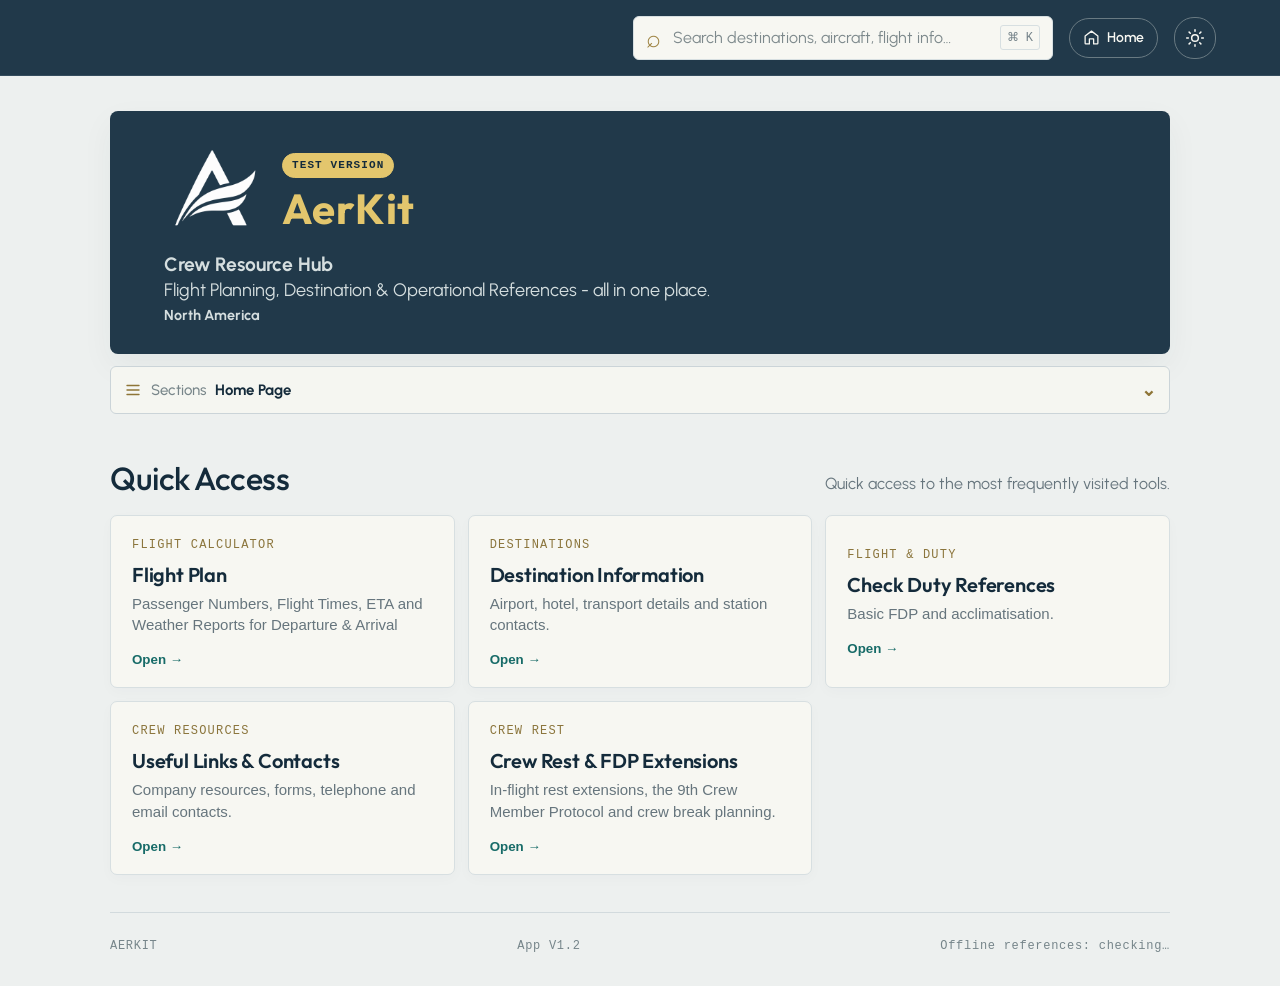
<file: index.html>
<!doctype html>
<html lang="en">
<head>
  <meta charset="utf-8">
  <meta name="viewport" content="width=device-width, initial-scale=1, viewport-fit=cover">
  <meta name="theme-color" content="#142b3b">
  <meta name="apple-mobile-web-app-capable" content="yes">
  <meta name="apple-mobile-web-app-title" content="AerKit">
  <meta name="description" content="Aer Lingus Crew Resource Hub. Flight planning tools, aircraft information, destination guides and operational resources — all in one place..">
  <link rel="manifest" href="manifest.webmanifest">
  <link rel="icon" href="assets/AerKit.png?v=aerkit-logo-20261120" type="image/png">
  <link rel="apple-touch-icon" href="assets/AerKit.png?v=aerkit-logo-20261120">
  <link rel="stylesheet" href="styles.css?v=flight-pdf-export-r3">
  <title>AerKit</title>
</head>
<body>
  <a class="skip-link" href="#main-content">Skip to main content</a>
  <header class="topbar" id="top">
    <div class="top-actions">
      <div class="search-wrap" role="search" aria-label="Search reference">
        <label class="search-box"><span aria-hidden="true">⌕</span><input id="search" type="search" aria-label="Search destinations, aircraft, flight information, contacts and topics" placeholder="Search destinations, aircraft, flight info…" autocomplete="off"><kbd aria-hidden="true">⌘ K</kbd></label>
        <div id="search-results" class="search-results" hidden></div>
      </div>
      <a class="home-button" href="#content-area" aria-label="Home: Crew essentials"><svg viewBox="0 0 24 24" aria-hidden="true"><path d="m3 10 9-7 9 7v10a1 1 0 0 1-1 1h-5v-7H9v7H4a1 1 0 0 1-1-1z"/></svg><span>Home</span></a>
      <button class="icon-button theme-toggle" id="theme-toggle" type="button" aria-label="Switch to dark mode" aria-pressed="false"><svg class="theme-icon theme-icon-sun" viewBox="0 0 24 24" aria-hidden="true"><circle cx="12" cy="12" r="4"/><path d="M12 2v2m0 16v2M4.93 4.93l1.42 1.42m11.3 11.3 1.42 1.42M2 12h2m16 0h2M4.93 19.07l1.42-1.42m11.3-11.3 1.42-1.42"/></svg><svg class="theme-icon theme-icon-moon" viewBox="0 0 24 24" aria-hidden="true"><path d="M20.8 15.5A9 9 0 0 1 8.5 3.2 9 9 0 1 0 20.8 15.5Z"/></svg></button>
      <button class="icon-button" id="install-button" hidden>Install</button>
    </div>
  </header>
  <main id="main-content">
    <section class="welcome" id="home">
      <div class="welcome-brand"><img class="welcome-logo" src="assets/AerKit.png?v=aerkit-logo-20261120" alt=""><div class="welcome-copy"><span class="test-version-badge">TEST VERSION</span><h1 class="eyebrow">AerKit</h1></div></div>
      <p class="intro"><strong class="intro-title">Crew Resource Hub</strong><br>Flight Planning, Destination &amp; Operational References - all in one place.<span class="welcome-region">North America</span></p>
    </section>
    <nav class="section-navigation" aria-label="Main sections">
      <button class="section-menu-toggle" id="section-menu-toggle" type="button" aria-expanded="false" aria-controls="section-menu">
        <svg viewBox="0 0 24 24" aria-hidden="true"><path d="M4 6h16M4 12h16M4 18h16"/></svg>
        <span>Sections</span><strong id="current-section">Flight Plan</strong><b aria-hidden="true">⌄</b>
      </button>
      <div class="quick-links" id="section-menu">
        <button data-section="essentials" data-label="Home Page"><span>★</span>Home Page</button>
        <button data-section="flightInfo" data-label="Flight Plan"><span>01</span>Flight Plan</button>
        <button data-section="aircraft" data-label="Aircraft Type"><span>02</span>Aircraft Type</button>
        <button data-section="destinations" data-label="Where We Fly"><span>03</span>Where We Fly</button>
        <button data-section="flight" data-label="Flight &amp; Duty References"><span>04</span>Flight &amp; Duty References</button>
        <button data-section="crewRest" data-label="Crew Rest &amp; FDP Extensions"><span>05</span>Crew Rest &amp; FDP Extensions</button>
        <button data-section="ife" data-label="IFE &amp; Wi-Fi"><span>06</span>IFE &amp; Wi-Fi</button>
        <button data-section="crew" data-label="Payments &amp; Allowances"><span>07</span>Payments &amp; Allowances</button>
        <button data-section="roster" data-label="Roster &amp; Bids"><span>08</span>Roster &amp; Bids</button>
        <button data-section="contacts" data-label="Useful Contacts &amp; Links"><span>09</span>Useful Contacts &amp; Links</button>
        <button data-section="feedback" data-label="Missing / Incorrect Information"><span>10</span>Missing / Incorrect Information</button>
      </div>
    </nav>
    <section class="content-area" id="content-area" aria-live="polite"></section>
    <footer><span>AERKIT</span><span>App V1.2</span><span id="sync-status" role="status">Offline references: checking…</span></footer>
  </main>
  <script src="reference-data.js?v=restricted-data-separation-r3"></script>
  <script src="app.js?v=flight-pdf-export-r3"></script>
</body>
</html>
</file>
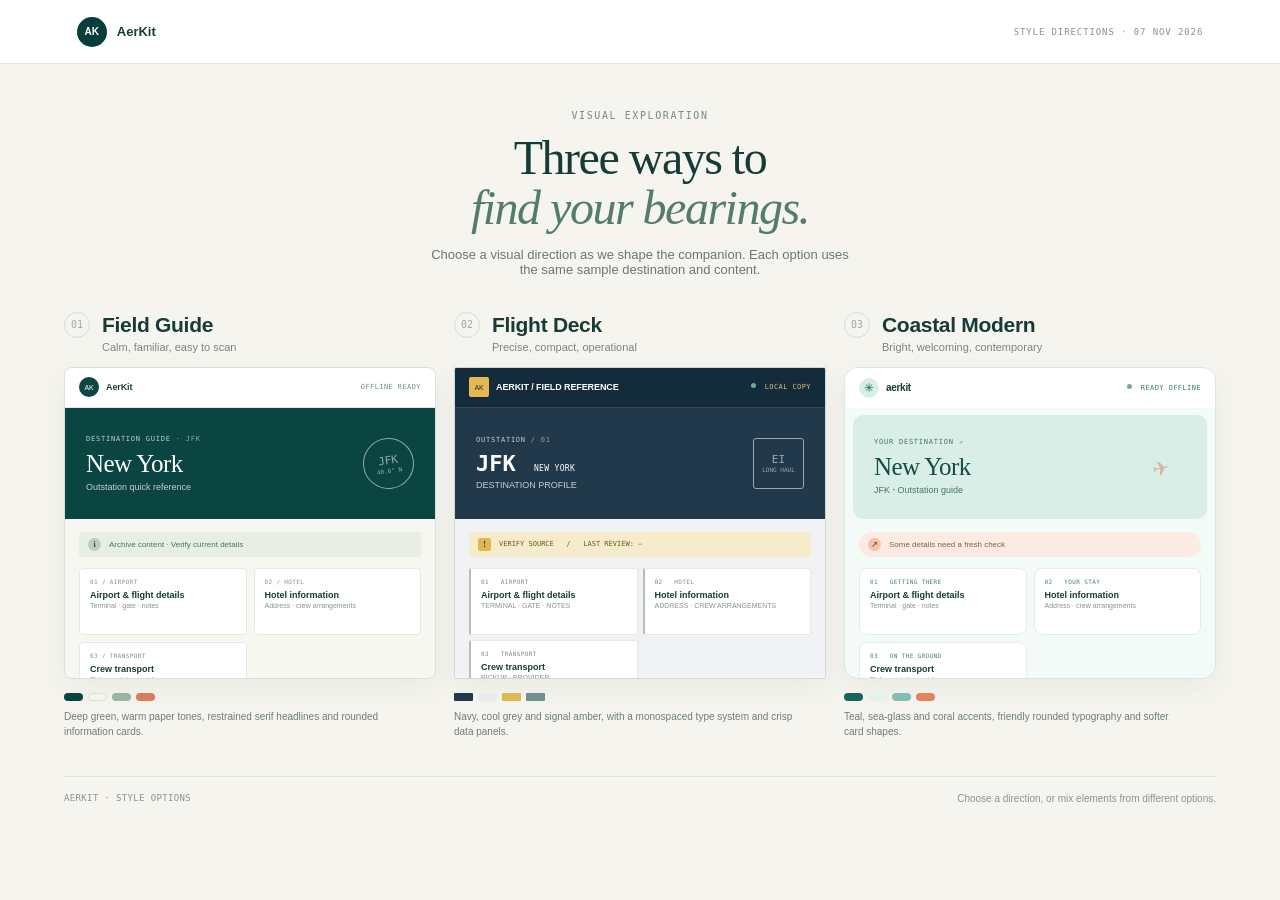
<file: style-options/index.html>
<!doctype html>
<html lang="en">
<head>
<meta charset="utf-8"><meta name="viewport" content="width=device-width,initial-scale=1"><title>AerKit — Style Options</title><link rel="stylesheet" href="styles.css">
</head>
<body>
<header><div><span class="eyemark">AK</span><strong>AerKit</strong></div><span class="board-label">STYLE DIRECTIONS <i>·</i> 07 NOV 2026</span></header>
<main>
  <div class="intro"><p class="eyebrow">VISUAL EXPLORATION</p><h1>Three ways to<br><em>find your bearings.</em></h1><p>Choose a visual direction as we shape the companion. Each option uses the same sample destination and content.</p></div>
  <section class="options">
    <article class="option option-atlas">
      <div class="option-heading"><span class="number">01</span><div><h2>Field Guide</h2><p>Calm, familiar, easy to scan</p></div></div>
      <div class="mockup">
        <nav><div class="mini-brand"><span>AK</span><b>AerKit</b></div><small>OFFLINE READY</small></nav>
        <div class="hero"><div><label>DESTINATION GUIDE <span>· JFK</span></label><h3>New York</h3><p>Outstation quick reference</p></div><div class="hero-stamp">JFK<br><small>40.6° N</small></div></div>
        <div class="mock-content"><div class="warning"><b>i</b><span>Archive content · Verify current details</span></div><div class="tiles"><div><small>01 / AIRPORT</small><b>Airport &amp; flight details</b><i>Terminal · gate · notes</i></div><div><small>02 / HOTEL</small><b>Hotel information</b><i>Address · crew arrangements</i></div><div><small>03 / TRANSPORT</small><b>Crew transport</b><i>Pickup point · provider</i></div></div></div>
      </div>
      <div class="swatches"><i></i><i></i><i></i><i></i></div><p class="option-note">Deep green, warm paper tones, restrained serif headlines and rounded information cards.</p>
    </article>
    <article class="option option-ops">
      <div class="option-heading"><span class="number">02</span><div><h2>Flight Deck</h2><p>Precise, compact, operational</p></div></div>
      <div class="mockup">
        <nav><div class="mini-brand"><span>AK</span><b>AERKIT / FIELD REFERENCE</b></div><small><i class="live-dot"></i> LOCAL COPY</small></nav>
        <div class="hero"><div><label>OUTSTATION <span>/ 01</span></label><h3>JFK <small>NEW YORK</small></h3><p>DESTINATION PROFILE</p></div><div class="hero-stamp">EI<br><small>LONG HAUL</small></div></div>
        <div class="mock-content"><div class="warning"><b>!</b><span>VERIFY SOURCE &nbsp; / &nbsp; LAST REVIEW: —</span></div><div class="tiles"><div><small>01 &nbsp; AIRPORT</small><b>Airport &amp; flight details</b><i>TERMINAL · GATE · NOTES</i></div><div><small>02 &nbsp; HOTEL</small><b>Hotel information</b><i>ADDRESS · CREW ARRANGEMENTS</i></div><div><small>03 &nbsp; TRANSPORT</small><b>Crew transport</b><i>PICKUP · PROVIDER</i></div></div></div>
      </div>
      <div class="swatches"><i></i><i></i><i></i><i></i></div><p class="option-note">Navy, cool grey and signal amber, with a monospaced type system and crisp data panels.</p>
    </article>
    <article class="option option-coast">
      <div class="option-heading"><span class="number">03</span><div><h2>Coastal Modern</h2><p>Bright, welcoming, contemporary</p></div></div>
      <div class="mockup">
        <nav><div class="mini-brand"><span>✳</span><b>aerkit</b></div><small><i class="live-dot"></i> READY OFFLINE</small></nav>
        <div class="hero"><div><label>YOUR DESTINATION <span>↗</span></label><h3>New York</h3><p>JFK <b>·</b> Outstation guide</p></div><div class="hero-stamp">✈</div></div>
        <div class="mock-content"><div class="warning"><b>↗</b><span>Some details need a fresh check</span></div><div class="tiles"><div><small>01 &nbsp; GETTING THERE</small><b>Airport &amp; flight details</b><i>Terminal · gate · notes</i></div><div><small>02 &nbsp; YOUR STAY</small><b>Hotel information</b><i>Address · crew arrangements</i></div><div><small>03 &nbsp; ON THE GROUND</small><b>Crew transport</b><i>Pickup point · provider</i></div></div></div>
      </div>
      <div class="swatches"><i></i><i></i><i></i><i></i></div><p class="option-note">Teal, sea-glass and coral accents, friendly rounded typography and softer card shapes.</p>
    </article>
  </section>
  <footer><span>AERKIT <i>·</i> STYLE OPTIONS</span><span>Choose a direction, or mix elements from different options.</span></footer>
</main>
</body>
</html>
</file>
<file: styles.css>
@font-face{font-family:Outfit;src:url('./assets/fonts/outfit-latin.woff2') format('woff2');font-style:normal;font-weight:400 700;font-display:swap}
@font-face{font-family:Urbanist;src:url('./assets/fonts/urbanist-latin.woff2') format('woff2');font-style:normal;font-weight:400 700;font-display:swap}
:root{
  --ink:#192f3e;
  --navy:#21394a;
  --navy-deep:#142b3b;
  --muted:#66757d;
  --line:#d7dfe1;
  --canvas:#edf0ef;
  --paper:#f7f7f2;
  --white:#fff;
  --amber:#d9b653;
  --amber-soft:#f5edcf;
  --sage:#8ea39b;
  --shadow:0 12px 32px #1c33420d;
}
*{box-sizing:border-box}
.skip-link{position:fixed;z-index:30;top:8px;left:8px;padding:10px 14px;transform:translateY(-160%);border-radius:4px;background:#fff;color:#142b3b;font-weight:700}.skip-link:focus{transform:translateY(0)}
html{scroll-behavior:smooth}
body{margin:0;background:var(--canvas);color:var(--ink);font:19px/1.55 Urbanist,-apple-system,BlinkMacSystemFont,"Segoe UI",sans-serif}
.topbar{position:sticky;top:0;z-index:10;height:76px;padding:0 max(5vw,24px);display:flex;align-items:center;justify-content:flex-end;background:var(--navy);border-bottom:1px solid #344c5d;color:#f7f7f2}
.top-actions{display:flex;align-items:center;justify-content:flex-end;gap:16px;width:100%}
.icon-button{border:1px solid #697a82;background:transparent;border-radius:20px;padding:8px 15px;color:#f7f7f2;font:600 15px -apple-system,BlinkMacSystemFont,"Segoe UI",sans-serif;cursor:pointer}
.icon-button:hover{background:#294354}
.theme-toggle{display:inline-flex;align-items:center;justify-content:center;width:42px;height:42px;padding:8px}.theme-icon{width:20px;height:20px;fill:none;stroke:currentColor;stroke-width:1.8;stroke-linecap:round;stroke-linejoin:round}.theme-icon-moon{display:none}html[data-theme="dark"] .theme-icon-sun{display:none}html[data-theme="dark"] .theme-icon-moon{display:block}
.home-button{display:inline-flex;min-height:40px;align-items:center;gap:7px;padding:7px 13px;border:1px solid #697a82;border-radius:20px;color:#f7f7f2;text-decoration:none;font:600 14px Urbanist,-apple-system,BlinkMacSystemFont,"Segoe UI",sans-serif}
.home-button:hover{background:#294354}.home-button svg{width:17px;height:17px;fill:none;stroke:currentColor;stroke-width:1.8;stroke-linecap:round;stroke-linejoin:round}
main{max-width:1120px;margin:auto;padding:0 30px}
.welcome{position:relative;display:grid;grid-template-columns:minmax(0,1fr);align-content:center;gap:14px;min-height:200px;margin-top:35px;background:var(--navy);overflow:hidden;border-radius:8px;color:#f8f8f3;padding:30px 54px;box-shadow:var(--shadow)}
.welcome-brand{position:relative;z-index:1;display:flex;align-items:center;gap:22px}
.welcome-logo{position:relative;z-index:1;width:96px;height:96px;flex:0 0 auto;object-fit:contain;border-radius:12px}
.welcome-copy{position:relative;z-index:1;max-width:590px}
.eyebrow,.section-kicker{font:13px ui-monospace,SFMono-Regular,monospace;letter-spacing:.12em;color:#e3c66d}
.welcome-copy>.eyebrow{font:700 clamp(32px,4vw,42px)/1.08 Outfit,Urbanist,sans-serif;letter-spacing:.01em;color:#e3c66d;text-transform:none;margin:0}
.intro{position:relative;z-index:1;font-size:18px;line-height:1.4;color:#d5dedf;max-width:none;margin:0}
.intro-title{font-size:calc(1em + 1pt);font-weight:700}
.welcome-region{display:block;font-size:80%;font-weight:700;line-height:1.25;margin-top:3px}
.welcome-art{position:absolute;right:5%;top:0;width:40%;height:100%;opacity:.95}
.sun{position:absolute;width:172px;height:172px;border:1px solid #d6c17445;border-radius:50%;top:48px;right:27px;background:radial-gradient(circle,#d8c57a12 0 55%,transparent 56%)}
.route-line{position:absolute;width:270px;height:145px;border:1px solid #bbc8c160;border-color:#bbc8c160 transparent transparent transparent;border-radius:50%;transform:rotate(-18deg);top:102px;right:-12px}
.plane{position:absolute;top:94px;right:159px;font-size:19px;color:#e5d59d;transform:rotate(-14deg)}
.art-label{position:absolute;right:4px;bottom:32px;font:12px ui-monospace,SFMono-Regular,monospace;letter-spacing:.1em;color:#c5d0ce}
.search-wrap{position:relative;flex:0 1 420px;width:min(420px,44vw);margin:0;z-index:12}
.search-box{height:44px;display:flex;align-items:center;gap:10px;background:var(--paper);padding:0 12px;border:1px solid var(--line);border-radius:6px;box-shadow:none;color:#61717a}
.search-box>span{font-size:25px;line-height:0;color:#9d8240}
.search-box input{flex:1;min-width:0;border:0;outline:0;color:var(--ink);background:transparent;font:16px Urbanist,-apple-system,BlinkMacSystemFont,"Segoe UI",sans-serif}
.search-box input::placeholder{color:#7d898c}
.search-box kbd{font:12px ui-monospace,SFMono-Regular,monospace;border:1px solid var(--line);border-radius:3px;padding:4px 6px;color:#728087}
.search-results{position:absolute;top:calc(100% + 6px);left:0;right:0;background:var(--paper);border:1px solid var(--line);box-shadow:var(--shadow);max-height: min(60vh, 420px);overflow:auto;border-radius:6px}
.search-result-heading{padding:8px 16px 5px;background:#eef0eb;color:#66757d;font:700 11px/1.3 ui-monospace,SFMono-Regular,monospace;letter-spacing:.06em;text-transform:uppercase}
.result{display:flex;width:100%;text-align:left;gap:12px;align-items:center;padding:12px 16px;background:var(--paper);border:0;border-bottom:1px solid #e6e9e6;cursor:pointer;color:var(--ink)}
.result:hover{background:#eef0eb}
.result .result-tag{font:12px ui-monospace,SFMono-Regular,monospace;letter-spacing:.08em;color:#8c753a;min-width:70px}
.result strong{font-size:17px}.result small{display:block;color:var(--muted);font-size:15px}
.section-navigation{position:sticky;top:76px;z-index:9;margin:12px 0 44px;background:var(--canvas)}
.section-menu-toggle{display:flex;width:100%;min-height:48px;align-items:center;gap:9px;padding:9px 13px;border:1px solid #cbd4d8;border-radius:6px;background:#f5f6f1;color:var(--ink);text-align:left;font:600 15px Urbanist,-apple-system,BlinkMacSystemFont,"Segoe UI",sans-serif;cursor:pointer}
.section-menu-toggle>svg{width:18px;height:18px;flex:0 0 auto;fill:none;stroke:#8e7537;stroke-width:1.8;stroke-linecap:round}
.section-menu-toggle>span{color:#78868a;font-weight:500}
.section-menu-toggle>strong{min-width:0;flex:1;overflow:hidden;text-overflow:ellipsis;white-space:nowrap;color:var(--navy-deep)}
.section-menu-toggle>b{color:#8e7537;font-size:18px;transition:transform .18s}
.section-navigation.is-open .section-menu-toggle>b{transform:rotate(180deg)}
.quick-links{display:none;position:absolute;top:calc(100% + 5px);left:0;right:0;z-index:5;flex-direction:column;flex-wrap:nowrap;gap:2px;margin:0;padding:6px;border:1px solid var(--line);border-radius:6px;background:var(--paper);box-shadow:var(--shadow)}
.section-navigation.is-open .quick-links{display:flex}
.quick-links button{display:inline-flex;width:100%;align-items:center;gap:8px;min-height:46px;padding:9px 11px;border:0;border-radius:4px;background:transparent;text-align:left;font:600 15px Urbanist,-apple-system,BlinkMacSystemFont,"Segoe UI",sans-serif;color:var(--ink);cursor:pointer;transition:background .18s,border-color .18s}
.quick-links button:hover,.quick-links button.active{background:#e7ebea}
.quick-links button.active{box-shadow:inset 3px 0 0 var(--amber)}
.quick-links button span{font:11px ui-monospace,SFMono-Regular,monospace;color:#8b753c}
.content-area{min-height:240px;scroll-margin-top:18px}
.section-head{display:flex;align-items:flex-end;justify-content:space-between;margin-bottom:18px}
.section-head h2{font:500 32px/1.1 Outfit,Urbanist,sans-serif;margin:3px 0 0;letter-spacing:-.5px;color:var(--navy-deep)}
.section-kicker{color:#8b753c}
.section-head p{margin:0;color:var(--muted);font-size:16px}
.card-grid{display:grid;grid-template-columns:repeat(3,1fr);gap:13px}
.card{background:var(--paper);border:1px solid var(--line);padding:20px 21px;border-radius:7px;box-shadow:0 4px 14px #1c334206}
.card .card-tag{font:12px ui-monospace,SFMono-Regular,monospace;color:#8b753c;letter-spacing:.1em;text-transform:uppercase}
.fdp-card{grid-column:1/-1}.fdp-card p{max-width:900px}.fdp-card>.fdp-acclim-prompt{margin-top:14px}.fdp-reference-link{display:flex;min-height:50px;flex-direction:column;justify-content:center;gap:2px;margin-top:14px;padding:9px 12px;border:1px solid #d9c77f;border-radius:5px;background:#f7f3e4;color:var(--navy-deep);text-decoration:none}.fdp-reference-link span{font:11px ui-monospace,SFMono-Regular,monospace;letter-spacing:.06em;color:#7b704e}.fdp-reference-link strong{font:600 15px Urbanist,-apple-system,BlinkMacSystemFont,"Segoe UI",sans-serif}.fdp-reference-link:hover{background:#f0e8c9}.fdp-source-note{display:block;margin-top:10px;color:#78868a;font:12px/1.45 ui-monospace,SFMono-Regular,monospace}.fdp-table-scroll{max-width:100%;overflow-x:auto;-webkit-overflow-scrolling:touch;margin:12px 0 5px;border-radius:4px}.fdp-table{width:100%;border-collapse:collapse;color:var(--ink);font:14px/1.35 Urbanist,-apple-system,BlinkMacSystemFont,"Segoe UI",sans-serif}.fdp-table th,.fdp-table td{border:1px solid #d2dcda;padding:7px 6px;text-align:center;vertical-align:middle}.fdp-table thead th{background:#176b68;color:#fff;font-weight:700}.fdp-table tbody th{background:#e6f0dc;text-align:left;font-weight:700}.fdp-basic-table{min-width:335px;table-layout:fixed}.fdp-basic-table th:first-child{width:25%;white-space:nowrap;text-align:center;padding-left:3px;padding-right:3px}.fdp-basic-table tbody th{white-space:nowrap;text-align:center}.fdp-acclim-table{min-width:0;table-layout:fixed}.fdp-acclim-table th:first-child{width:56%}.acclim-note{margin-top:12px!important;padding:11px 12px;border-left:3px solid var(--amber);background:#f7f3e4;color:#665624;font-size:14px!important;line-height:1.5!important}.fdp-table-hint{display:block;color:#78868a;font:12px Urbanist,-apple-system,BlinkMacSystemFont,"Segoe UI",sans-serif}.fdp-code-legend{display:grid;gap:6px;margin-top:12px;color:var(--muted);font-size:15px}.fdp-code-legend b{display:inline-block;min-width:22px;color:var(--navy-deep)}.protocol-steps{display:grid;grid-template-columns:repeat(2,minmax(0,1fr));gap:12px;margin-top:14px}.protocol-steps>section{min-width:0;border:1px solid #e1e6e3;border-radius:6px;padding:13px;background:#fff}.protocol-steps h4,.protocol-credits h4{margin:0 0 6px;color:var(--navy-deep);font:600 16px Outfit,Urbanist,sans-serif}.protocol-steps p{margin:0;color:var(--muted);font-size:15px;line-height:1.5}.protocol-credits{margin-top:14px}.protocol-credit-table{width:100%;min-width:0;table-layout:fixed}.protocol-credit-table th:first-child{width:80%}.protocol-credit-table th:last-child,.protocol-credit-table td:last-child{width:20%}.protocol-note{margin-top:8px!important;font-size:13px!important}.protocol-note-box{margin-top:12px;padding:11px 12px;border-left:3px solid var(--amber);background:#f7f3e4;color:#665624;font-size:14px;line-height:1.45}
.card h3{font:600 17px/1.2 Outfit,Urbanist,sans-serif;margin:9px 0 5px;letter-spacing:-.2px;color:var(--navy-deep)}
.card p{color:var(--muted);font-size:16px;line-height:1.6;margin:0}
.card .card-foot{border-top:1px solid #e5e8e2;padding-top:12px;margin-top:17px;font:12px ui-monospace,SFMono-Regular,monospace;letter-spacing:.04em;color:#7c898b}
.detail-layout{display:grid;grid-template-columns:1fr 1fr;gap:13px}
.info-block{background:var(--paper);border:1px solid var(--line);border-radius:7px;padding:20px}
.info-block h3{margin:0 0 10px;font-size:16px;color:var(--navy-deep)}
.info-block p,.info-block li{font-size:16px;color:var(--muted)}
.info-block ul{padding-left:18px;margin:8px 0}
.notice{background:var(--amber-soft);border:1px solid #eadcae;border-left:3px solid var(--amber);border-radius:4px;padding:12px 14px;color:#665624;font-size:15px;margin:0 0 14px}
.destination-list{display:grid;grid-template-columns:repeat(3,1fr);gap:10px}
.destination{display:flex;justify-content:space-between;align-items:center;background:var(--paper);border:1px solid var(--line);border-radius:6px;padding:16px 18px;color:var(--ink);text-align:left;cursor:pointer;transition:border .18s,background .18s}
.destination:hover{border-color:#baaa71;background:#fbfbf6}
.destination strong{font-size:18px}.destination span{font:12px ui-monospace,SFMono-Regular,monospace;color:#8d773d}
.destination-name{display:flex;flex-direction:column;gap:2px}.destination-name small{font:12px ui-monospace,SFMono-Regular,monospace;color:#78868a}
.destination-tools{display:grid;grid-template-columns:minmax(220px,1fr) repeat(2,minmax(150px,.55fr));gap:10px;margin:16px 0 8px;padding:14px;background:var(--paper);border:1px solid var(--line);border-radius:7px}
.destination-tools label{display:flex;min-width:0;flex-direction:column;gap:5px}
.destination-tools label>span{color:#718084;font:700 11px/1.35 ui-monospace,SFMono-Regular,monospace;letter-spacing:.04em;text-transform:uppercase}
.destination-tools input,.destination-tools select{width:100%;min-width:0;min-height:42px;padding:8px 10px;border:1px solid #cbd5d6;border-radius:5px;background:#fff;color:var(--ink);font:15px Urbanist,-apple-system,BlinkMacSystemFont,"Segoe UI",sans-serif}
.destination-tools input:focus,.destination-tools select:focus{outline:2px solid #8ea39b;outline-offset:1px}
.destination-result-count{margin:8px 1px 10px;color:var(--muted);font:12px ui-monospace,SFMono-Regular,monospace}
.destination-list{grid-template-columns:repeat(3,minmax(0,1fr))}
.destination{display:flex;min-width:0;min-height:112px;flex-direction:column;align-items:stretch;justify-content:center;gap:15px;padding:17px 16px}
.destination-main,.destination-details{display:flex;min-width:0;align-items:center;justify-content:space-between;gap:8px}.destination-details{padding-top:11px;border-top:1px solid var(--line)}
.destination-main strong{overflow:hidden;color:var(--navy-deep);font:600 18px/1.15 Outfit,Urbanist,sans-serif;text-overflow:ellipsis;white-space:nowrap}
.destination .destination-code{flex:none;color:#8d773d;font:600 18px/1.15 ui-monospace,SFMono-Regular,monospace;letter-spacing:.05em}
.destination .destination-status{flex:none;padding:3px 7px;border-radius:10px;background:#e7efe6;color:#386449;font:600 10px/1.25 ui-monospace,SFMono-Regular,monospace;white-space:nowrap}
.destination .destination-status.is-seasonal{background:#f5edcf;color:#705c20}
.destination-aircraft{display:flex;flex-wrap:wrap;align-items:center;gap:8px}.destination .destination-aircraft-tag{flex:none;padding:3px 7px;border:1px solid #d4dedb;border-radius:10px;background:#edf1ef;color:#49605b;font:600 10px/1.25 ui-monospace,SFMono-Regular,monospace;white-space:nowrap}.destination .destination-aircraft-tag.is-seasonal{border-color:#eadcae;background:#f5edcf;color:#705c20}
.destination-empty{grid-column:1/-1;display:flex;flex-direction:column;gap:3px;padding:22px;border:1px dashed var(--line);border-radius:6px;color:var(--muted);font-size:14px}
.destination-empty strong{color:var(--ink);font-size:16px}
@media(max-width:760px){.destination-tools{grid-template-columns:1fr 1fr}.destination-search{grid-column:1/-1}.destination-list{grid-template-columns:repeat(2,minmax(0,1fr))}}
@media(max-width:600px){.destination-tools{gap:8px;margin-top:13px;padding:11px}.destination-tools input,.destination-tools select{min-height:42px;font-size:14px}.destination{min-height:120px;padding:14px 10px;gap:14px}.destination-main strong,.destination .destination-code{font-size:16px}.destination-details{align-items:flex-start;flex-direction:column;gap:9px}.destination-details>span:first-child{max-width:100%}}
.empty{background:var(--paper);border:1px dashed #c3cdd0;border-radius:6px;padding:26px;color:var(--muted);font-size:16px}
.empty strong{color:var(--ink);display:block;margin-bottom:5px}
.profile-meta{display:grid;grid-template-columns:repeat(3,minmax(0,1fr));gap:10px;background:var(--navy);color:#f7f7f2;border-radius:7px;padding:14px 17px;margin:0 0 12px;box-shadow:var(--shadow)}
.profile-meta>div{display:flex;flex-direction:column;gap:4px;min-width:0}
.profile-meta span{font:11px ui-monospace,SFMono-Regular,monospace;letter-spacing:.08em;color:#e3c66d}
.profile-meta strong{font-size:14px;font-weight:600;overflow-wrap:anywhere}
.profile-meta>div:nth-child(-n+2) strong{font-size:19px}
.profile-meta .weather-icon{font-size:25px;vertical-align:-2px}
.profile-meta .weather-temperature{font-size:23px;font-weight:700;letter-spacing:-.03em}
.profile-meta .weather-description{margin-left:7px;font-size:14px;color:#d3dfe2;font-weight:600}
.weather-attribution{margin-top:1px;color:#b8c8cc;font:10px/1.3 ui-monospace,SFMono-Regular,monospace}
.weather-attribution a{color:inherit;text-underline-offset:2px}
.profile-meta>div:nth-child(3){align-items:flex-start}
.profile-grid{grid-template-columns:repeat(2,minmax(0,1fr));align-items:start}
.profile-card>.card-tag{font-size:14px;font-weight:700}
.amenity-grid{display:grid;grid-template-columns:repeat(2,minmax(0,1fr));gap:8px;margin-top:12px}
.amenity-item{display:flex;min-width:0;min-height:48px;align-items:center;justify-content:space-between;gap:8px;padding:7px 9px;border:1px solid #e1e6e3;border-radius:5px;background:#fff}
.amenity-item>strong{min-width:0;color:var(--navy-deep);font:600 14px/1.2 Outfit,Urbanist,sans-serif}
.amenity-status{display:grid;place-items:center;flex:0 0 26px;width:26px;height:26px;border-radius:50%;font:700 17px/1 Urbanist,sans-serif}
.amenity-status.is-yes{background:#c9e6c6;color:#205b27;border:1px solid #78a975}
.amenity-status-group{display:flex;flex:0 0 auto;align-items:center;gap:5px}
.amenity-status.is-fee-mark{background:#fbf1d6;color:#936414;font-size:14px}
.amenity-status.is-no{background:#fbf1d6;color:#a36d14}
.amenity-status.is-food{background:#e6f1e2;color:#397b35}
.amenity-status.is-food svg{width:15px;height:15px;fill:none;stroke:currentColor;stroke-width:1.6;stroke-linecap:round;stroke-linejoin:round}
.amenity-status.is-request{background:#e9eef0;color:#526a75}
.amenity-status.is-request svg{width:16px;height:16px;fill:none;stroke:currentColor;stroke-width:1.7;stroke-linecap:round;stroke-linejoin:round}
.amenity-value{color:var(--muted);font-size:13px;line-height:1.2;text-align:right;overflow-wrap:anywhere}
.profile-fields{margin-top:8px}
.coordination-grid{display:grid;grid-template-columns:1fr;gap:9px;margin-top:10px}
.contact-card,.contact-extra{min-width:0;background:#fff;border:1px solid #e1e6e3;border-radius:6px;padding:12px}
.contact-role{display:block;font:11px ui-monospace,SFMono-Regular,monospace;letter-spacing:.07em;color:#8b753c}
.contact-card h3{font:600 17px/1.2 Outfit,Urbanist,sans-serif;color:var(--navy-deep);margin:6px 0 10px;overflow-wrap:anywhere}
.contact-actions{display:grid;gap:7px}
.contact-action{display:flex;min-height:44px;flex-direction:column;justify-content:center;gap:2px;padding:7px 9px;border:1px solid #dfe5e2;border-radius:5px;background:#f4f6f2;color:var(--ink);text-decoration:none;overflow-wrap:anywhere}
.contact-action span{font:11px ui-monospace,SFMono-Regular,monospace;letter-spacing:.04em;color:#7b8988}
.contact-action strong{font:600 14px/1.3 Urbanist,-apple-system,BlinkMacSystemFont,"Segoe UI",sans-serif;color:var(--navy-deep);overflow-wrap:anywhere}
.contact-action:hover{border-color:#c3ac65;background:#fbfbf6}
.contact-missing{font-size:14px;color:var(--muted)}
.contact-extra{display:flex;flex-direction:column;gap:8px;justify-content:center}
.contact-extra>strong{font-size:14px;color:var(--navy-deep)}
.profile-record{border-top:1px solid #e5e8e2;padding:10px 0}
.profile-record:first-child{border-top:0;padding-top:0}
.profile-record-heading{display:flex;align-items:center;justify-content:space-between;gap:8px}
.profile-record-heading strong{font-size:15px;color:var(--navy-deep)}
.profile-value{font-size:16px;line-height:1.5;color:var(--muted);overflow-wrap:anywhere;margin-top:4px}
.crew-transport-card .profile-value{font-size:18px;font-weight:700;color:var(--navy-deep)}
.map-action{display:inline-flex;align-items:center;min-height:40px;margin-top:6px;padding:0 10px;border:1px solid #dfe5e2;border-radius:5px;background:#f4f6f2;color:#6e5a24;font:11px ui-monospace,SFMono-Regular,monospace;letter-spacing:.04em;text-decoration:none}
.map-action:hover{border-color:#c3ac65;background:#fbfbf6}
.record-source{font:12px/1.5 ui-monospace,SFMono-Regular,monospace;color:#7c898b;margin-top:5px;overflow-wrap:anywhere}
.review-badge{display:inline-flex;align-items:center;flex:0 0 auto;border-radius:3px;padding:3px 6px;font:11px ui-monospace,SFMono-Regular,monospace;letter-spacing:.02em}
.review-badge.needs-source{background:var(--amber-soft);color:#6b551a}
.review-badge.marked-verified{background:var(--green);color:#385d43}
.empty-profile{border-style:dashed;box-shadow:none}
.empty-profile p{color:var(--muted);font-size:16px;margin:12px 0 2px}
.back-button{border:0;background:transparent;color:#766431;font:14px ui-monospace,SFMono-Regular,monospace;cursor:pointer;padding:0;margin-bottom:10px}
.aircraft-grid{grid-template-columns:repeat(2,minmax(0,1fr));gap:22px 16px}.aircraft-card{--aircraft-accent:#9a8246;scroll-margin-top:18px;position:relative;overflow:hidden;padding:21px 22px 17px;border-radius:10px;box-shadow:0 7px 20px #1c33420a}.aircraft-family-a321{--aircraft-accent:#577b71}.aircraft-card::before{content:"";position:absolute;inset:0 0 auto;height:4px;background:var(--aircraft-accent)}.aircraft-card-head{display:flex;align-items:stretch;justify-content:space-between;gap:12px;padding-bottom:17px;border-bottom:1px solid var(--line)}.aircraft-title{min-width:0}.aircraft-kicker{display:block;margin-bottom:5px;color:var(--aircraft-accent);font:700 10px ui-monospace,SFMono-Regular,monospace;letter-spacing:.14em}.aircraft-title h3{margin:0;color:var(--navy-deep);font:700 24px/1.1 Outfit,Urbanist,sans-serif}.aircraft-total{display:flex;flex-direction:column;align-items:flex-end;justify-content:space-between;flex:0 0 auto;color:var(--navy-deep)}.aircraft-total strong{font:700 26px/1 Outfit,Urbanist,sans-serif}.aircraft-total span{color:var(--muted);font:700 10px ui-monospace,SFMono-Regular,monospace;letter-spacing:.14em;text-transform:uppercase}.aircraft-cabins{padding:16px 0 3px}.seat-bar{height:13px;display:flex;overflow:hidden;gap:2px;border-radius:99px;background:#e5e9e5}.seat-zone{width:var(--zone);min-width:0;display:block;flex:0 0 var(--zone);background:#21394a}.seat-zone-business,.seat-swatch-business{background:#21394a}.seat-zone-premium-economy,.seat-swatch-premium-economy{background:#758c88}.seat-zone-economy,.seat-swatch-economy{background:#c5d0cb}.seat-legend{display:grid;grid-template-columns:repeat(3,minmax(0,1fr));gap:10px;margin-top:13px}.seat-legend-item{display:grid;grid-template-columns:9px minmax(0,1fr);grid-template-rows:auto auto;align-items:center;column-gap:7px;row-gap:3px;min-width:0;color:var(--muted);font:11px/1.25 ui-monospace,SFMono-Regular,monospace}.seat-swatch{grid-row:1 / span 2;width:8px;height:28px;border-radius:5px}.seat-legend-item strong{grid-column:2;color:var(--navy-deep);font:600 16px Outfit,Urbanist,sans-serif}
.aircraft-stats{display:grid;grid-template-columns:repeat(3,minmax(0,1fr));gap:8px;border-top:1px solid var(--line);border-bottom:1px solid var(--line);margin-top:14px;padding:13px 0}.aircraft-stats>div{display:grid;grid-template-rows:minmax(28px,auto) 29px;row-gap:5px;align-items:start;min-width:0}.aircraft-stats>div>span{font:700 10px/1.3 ui-monospace,SFMono-Regular,monospace;letter-spacing:.06em;color:#7c898b}.aircraft-stats strong{font-size:20px;line-height:1;color:var(--navy-deep);overflow-wrap:anywhere;align-self:center}.aircraft-stats>div:first-child strong{justify-self:start}.aircraft-stats>div:not(:first-child) .aircraft-rest-status{justify-self:start;align-self:center}.registration-list{margin-top:6px;padding-top:6px}.registration-list summary{display:flex;align-items:center;justify-content:space-between;gap:8px;min-height:34px;color:#667980;font:600 14px Urbanist,-apple-system,BlinkMacSystemFont,"Segoe UI",sans-serif;cursor:pointer;list-style:none}.registration-count{margin-left:auto;color:var(--aircraft-accent);font:600 12px ui-monospace,SFMono-Regular,monospace}.registration-list summary::-webkit-details-marker{display:none}.registration-list summary::after{content:"+";color:var(--aircraft-accent);font:600 18px/1 Urbanist,sans-serif}.registration-list[open] summary::after{content:"−"}.registration-list summary:focus-visible{outline:2px solid #8ea39b;outline-offset:2px;border-radius:3px}.registration-list ul{display:grid;grid-template-columns:repeat(4,minmax(0,1fr));gap:6px;margin:7px 0 0;padding:0;list-style:none;color:var(--muted);font:13px/1.35 ui-monospace,SFMono-Regular,monospace}.registration-list li{min-width:0;padding:4px 3px;border:1px solid var(--line);border-radius:4px;background:rgba(120,137,139,.08);text-align:center;overflow-wrap:anywhere}
.aircraft-stats .aircraft-rest-status{display:inline-grid;place-items:center;width:27px;height:27px;overflow:hidden;border-radius:50%;font:700 18px/1 Urbanist,sans-serif;overflow-wrap:normal}
.aircraft-rest-status.is-yes{background:#c9e6c6;color:#205b27;border:1px solid #78a975}
.aircraft-rest-status.is-no{background:#f4cfcb;color:#8f211c;border:1px solid #d58c85}
footer{display:flex;align-items:center;justify-content:space-between;gap:14px;padding:26px 0 35px;margin-top:37px;border-top:1px solid #d2dadd;font:12px ui-monospace,SFMono-Regular,monospace;letter-spacing:.06em;color:#76858a}
@media(max-width:760px){main{padding:0 17px}.topbar{height:66px;padding:0 17px}.welcome{gap:12px;min-height:170px;margin-top:18px;padding:26px}.welcome-brand{gap:16px}.welcome-logo{width:84px;height:84px;border-radius:9px}.welcome-art{width:45%;right:-9%;opacity:.55}.welcome-copy{max-width:420px}.section-navigation{top:66px;z-index:9}.card-grid,.destination-list{grid-template-columns:repeat(2,1fr)}.section-head{display:block}.section-head p{margin-top:6px}footer{gap:12px;flex-wrap:wrap}}
@media(max-width:480px){.welcome{gap:12px;padding:20px 18px;min-height:155px}.welcome-brand{gap:14px}.welcome-logo{width:68px;height:68px;border-radius:7px}.welcome-copy>.eyebrow{font-size:clamp(28px,8vw,34px)}.intro{max-width:none;font-size:16px;line-height:1.4;margin:0}.welcome-art{right:-28%;width:65%;opacity:.36}.card-grid,.destination-list,.detail-layout{grid-template-columns:1fr}.icon-button{padding:7px 10px}}
@media(max-width:600px){
  html{scroll-padding-top:82px}
  body{overflow-x:hidden;-webkit-text-size-adjust:100%}
  .topbar{height:calc(60px + env(safe-area-inset-top));padding:env(safe-area-inset-top) 15px 0}
  .top-actions{gap:9px}.search-wrap{width:auto;flex:1 1 auto;min-width:0}.search-box{height:40px;gap:7px;padding:0 9px}.search-box>span{font-size:21px}.search-box input{font-size:15px}.search-box kbd{display:none}.icon-button{min-height:40px}
  main{width:100%;padding:0 15px}
  .welcome{min-height:145px;margin-top:14px;padding:20px 21px;border-radius:7px}
  .welcome-copy{max-width:100%}
  .intro{max-width:none;font-size:16px;line-height:1.45;margin:0}
  .welcome-art{right:-6%;width:39%;opacity:.36}.sun{width:128px;height:128px;right:8px;top:42px}.route-line{width:195px;height:106px;top:85px;right:-27px}.plane{right:102px;top:83px;font-size:16px}.art-label{right:0;bottom:20px;font-size:10px}
  .section-navigation{top:calc(60px + env(safe-area-inset-top));z-index:9;margin:0 0 22px;padding-top:14px}
  .content-area{min-height:190px;scroll-margin-top:78px}
  .section-head{margin-bottom:14px}.section-head h2{font-size:28px;line-height:1.12}.section-head p{font-size:16px;line-height:1.5}
  .notice{font-size:15px;line-height:1.5;padding:11px 12px;margin-bottom:12px}
  .destination-list{grid-template-columns:repeat(2,minmax(0,1fr));gap:12px}
  .destination{min-height:120px;padding:14px 10px;gap:14px}.destination strong{font-size:16px}.destination span{font-size:11px;white-space:nowrap}
  .card-grid,.detail-layout,.aircraft-grid{grid-template-columns:1fr;gap:9px}
  .aircraft-grid{row-gap:15px}
  .profile-meta{grid-template-columns:minmax(0,1fr) minmax(0,1.15fr);grid-template-rows:auto auto;gap:12px 10px;padding:13px 14px}
  .profile-meta>div:nth-child(1){grid-column:1;grid-row:1}
  .profile-meta>div:nth-child(2){grid-column:1;grid-row:2}
  .profile-meta>div:nth-child(3){grid-column:2;grid-row:1 / span 2;align-self:center;padding-left:8px;border-left:1px solid rgba(255,255,255,.2)}
  .profile-meta .weather-temperature{font-size:26px}
  .profile-grid{grid-template-columns:1fr}.coordination-grid{grid-template-columns:1fr}
  .protocol-steps{grid-template-columns:1fr}
  .card,.info-block{padding:17px 16px;border-radius:6px}.card h3{font-size:16px}.card p,.info-block p,.info-block li{font-size:17px;line-height:1.55}
  .card .card-foot{margin-top:13px;padding-top:10px;font-size:11px}
  .back-button{min-height:40px;padding:8px 0}
  footer{gap:8px;flex-direction:column;margin-top:28px;padding:20px 0 calc(24px + env(safe-area-inset-bottom))}
}
@media(max-width:360px){
  .topbar{padding-left:11px;padding-right:11px}.top-actions{gap:6px}.home-button{min-height:38px;padding:6px 10px}
  main{padding-left:11px;padding-right:11px}.welcome{padding-left:17px;padding-right:17px}.destination{padding:18px 12px}.destination strong{font-size:15px}
}
@media(prefers-reduced-motion:reduce){*{scroll-behavior:auto!important;transition:none!important}}

.flight-form-grid{display:grid;grid-template-columns:repeat(2,minmax(0,1fr));gap:13px}.flight-panel{min-width:0;padding:20px 21px;background:var(--paper);border:1px solid var(--line);border-radius:7px;box-shadow:0 4px 14px #1c334206}.flight-panel-head h3{margin:5px 0 0;font:600 19px/1.2 Outfit,Urbanist,sans-serif;color:var(--navy-deep)}.flight-fields{display:grid;grid-template-columns:repeat(2,minmax(0,1fr));gap:12px;margin-top:16px}.flight-field{display:flex;min-width:0;flex-direction:column;gap:6px}.flight-field>span,.duration-field legend{padding:0;color:#718084;font:700 12px/1.35 ui-monospace,SFMono-Regular,monospace;letter-spacing:.025em}.flight-field input,.flight-field select,.flight-field textarea{width:100%;min-width:0;min-height:46px;padding:9px 11px;border:1px solid #cbd5d6;border-radius:5px;background:#fff;color:var(--ink);font:17px Urbanist,-apple-system,BlinkMacSystemFont,"Segoe UI",sans-serif}.flight-field textarea{min-height:92px;resize:vertical;line-height:1.45}.flight-field input:focus,.flight-field select:focus,.flight-field textarea:focus{outline:2px solid #8ea39b;outline-offset:1px}.duration-field{margin:0;padding:0;border:0}.duration-field>div{display:flex;align-items:center;gap:7px}.duration-field label{display:flex;align-items:center;gap:5px;min-width:0}.duration-field input{width:68px;text-align:center}.duration-field label small{color:var(--muted);font-size:13px}.duration-field>div>b{color:#829093;font-size:19px}.arrival-summary{display:flex;flex-direction:column;gap:4px;margin-top:16px;padding:13px 15px;border-radius:5px;background:var(--navy);color:#f7f7f2}.arrival-summary>span,.passenger-total>span{font:700 11px ui-monospace,SFMono-Regular,monospace;letter-spacing:.07em;color:#e3c66d}.arrival-summary strong{font:600 20px Outfit,Urbanist,sans-serif}.arrival-summary small{color:#d5dedf;font-size:13px}.arrival-time{display:flex;flex-direction:column;gap:2px}.arrival-time>small{color:#e3c66d;font:700 10px/1.3 ui-monospace,SFMono-Regular,monospace;letter-spacing:.06em}.arrival-time+.arrival-time{border-top:1px solid #ffffff30;margin-top:7px;padding-top:8px}.passenger-counts{display:grid;grid-template-columns:repeat(3,minmax(0,1fr));gap:9px;margin-top:16px}.passenger-counts .flight-field>span{min-height:32px}.passenger-total{display:flex;align-items:center;justify-content:space-between;margin-top:13px;padding:10px 13px;border:1px solid #d7e0dd;border-radius:5px;background:#e8efeb}.passenger-total>span{color:#647975}.passenger-total strong{font:600 24px Outfit,Urbanist,sans-serif;color:var(--navy-deep)}.passenger-extra{grid-template-columns:repeat(4,minmax(0,1fr))}.notes-panel{grid-column:1/-1}.notes-fields textarea{min-height:105px}.flight-form-footer{display:flex;align-items:center;justify-content:space-between;gap:12px;margin-top:12px}.flight-form-footer>small{color:#718084;font-size:13px}.clear-flight-button{min-height:44px;padding:9px 14px;border:1px solid #aab7b9;border-radius:5px;background:transparent;color:var(--navy-deep);font:600 14px Urbanist,-apple-system,BlinkMacSystemFont,"Segoe UI",sans-serif;cursor:pointer}.clear-flight-button:hover{background:#e7ebea}
.pushback-time-field>label{padding:0;color:#718084;font:700 12px/1.35 ui-monospace,SFMono-Regular,monospace;letter-spacing:.025em}.current-time-button{align-self:flex-start;min-height:34px;margin-top:2px;padding:6px 10px;border:1px solid #aab7b9;border-radius:5px;background:transparent;color:var(--navy-deep);font:600 13px Urbanist,-apple-system,BlinkMacSystemFont,"Segoe UI",sans-serif;cursor:pointer}.current-time-button:hover,.current-time-button:focus-visible{border-color:#176b68;background:#e8efeb}
@media(max-width:600px){.flight-form-grid,.flight-fields{grid-template-columns:1fr;gap:10px}.flight-fields.passenger-extra{grid-template-columns:repeat(4,minmax(0,1fr));gap:8px}.passenger-extra .flight-field>span{font-size:11px;white-space:nowrap;letter-spacing:-.02em}.passenger-extra .flight-field input{min-height:40px;padding:7px 9px}.notes-panel{grid-column:auto}.passenger-counts{gap:7px}.passenger-counts .flight-field>span{min-height:38px;font-size:11px}.flight-panel{padding:16px 15px}.flight-form-footer{align-items:flex-start;flex-direction:column}.clear-flight-button{width:100%}}
.arrival-summary>span{padding-bottom:7px;margin-bottom:4px;border-bottom:1px solid #ffffff30;font-size:13px}
.commission-card{grid-column:1/-1}.commission-card>p+p{margin-top:7px}.commission-calculator{display:grid;grid-template-columns:minmax(0,1fr) minmax(120px,.55fr) minmax(200px,1fr);align-items:end;gap:12px;margin-top:18px;padding-top:16px;border-top:1px solid #e1e5df}.commission-result{display:grid;gap:3px;min-height:64px;padding:9px 12px;border:1px solid #d7e0dd;border-radius:5px;background:#e8efeb}.commission-result span{color:#647975;font:700 11px/1.35 ui-monospace,SFMono-Regular,monospace;letter-spacing:.04em;text-transform:uppercase}.commission-result strong{color:var(--navy-deep);font:600 22px Outfit,Urbanist,sans-serif}.commission-result small{color:var(--muted);font-size:12px}
@media(max-width:600px){.commission-card{grid-column:auto}.commission-calculator{grid-template-columns:repeat(2,minmax(0,1fr));gap:9px}.commission-result{grid-column:1/-1}}
.overnight-allowance-card{grid-column:1/-1}.overnight-allowance-controls{display:grid;grid-template-columns:repeat(3,minmax(0,1fr));gap:12px;margin-top:16px}.overnight-allowance-controls select{width:100%;min-height:46px;padding:9px 11px;border:1px solid #cbd5d6;border-radius:5px;background:#fff;color:var(--ink);font:16px Urbanist,-apple-system,BlinkMacSystemFont,"Segoe UI",sans-serif}.overnight-allowance-controls select:disabled{background:#edf0ee;color:#7c898b}.allowance-role-field[hidden]{display:none}.overnight-allowance-result{display:flex;flex-direction:column;gap:5px;margin-top:16px;padding:15px 16px;border-radius:5px;background:var(--navy);color:#f7f7f2}.overnight-allowance-result span{color:#e3c66d;font:700 11px/1.4 ui-monospace,SFMono-Regular,monospace;letter-spacing:.05em;text-transform:uppercase}.overnight-allowance-result strong{font:600 24px Outfit,Urbanist,sans-serif}
@media(max-width:600px){.overnight-allowance-card{grid-column:auto}.overnight-allowance-controls{grid-template-columns:1fr;gap:9px}}
.taxi-minutes-field input{max-width:150px}
.flight-duration-pair{display:grid;grid-column:1/-1;grid-template-columns:repeat(2,minmax(0,1fr));gap:12px;align-items:start}.taxi-minutes-field input{max-width:88px}.flight-duration-pair .duration-field>div{gap:4px}.flight-duration-pair .duration-field input{width:52px;padding-right:4px;padding-left:4px}
.flight-duration-pair{grid-template-columns:minmax(0,1fr) minmax(0,2fr)}.flight-duration-pair .duration-field>div{gap:3px}.flight-duration-pair .duration-field label{gap:3px}.flight-duration-pair .duration-field label small{font-size:12px}.flight-duration-pair .duration-field input{width:48px;padding-right:2px;padding-left:2px;font-size:16px}
.flight-snapshot-dialog{width:min(390px,calc(100vw - 24px));height:min(760px,calc(100dvh - 24px));max-width:none;max-height:none;padding:0;overflow:hidden;border:0;border-radius:12px;background:var(--paper);color:var(--ink);box-shadow:0 20px 70px #07192366}.flight-snapshot-dialog::backdrop{background:#10242dcc;backdrop-filter:blur(3px)}.flight-snapshot-card{box-sizing:border-box;display:flex;height:100%;flex-direction:column;padding:clamp(16px,5vw,24px);overflow:hidden}.flight-snapshot-header{display:flex;align-items:center;justify-content:space-between;gap:12px}.snapshot-close{flex:0 0 34px;width:34px;height:34px;border:1px solid var(--line);border-radius:50%;background:transparent;color:var(--navy-deep);font:25px/1 Urbanist,sans-serif;cursor:pointer}.flight-snapshot-card h2{margin:8px 0 10px;color:var(--navy-deep);font:600 clamp(23px,7vw,30px)/1.05 Outfit,Urbanist,sans-serif}.flight-snapshot-content{display:grid;min-height:0;flex:1;grid-template-rows:repeat(9,minmax(0,auto)) minmax(54px,1fr);align-content:stretch}.snapshot-row{display:grid;grid-template-columns:minmax(82px,.6fr) minmax(0,1.4fr);align-items:center;gap:10px;padding:7px 0;border-top:1px solid var(--line)}.snapshot-row>span{color:#718084;font:700 10px/1.3 ui-monospace,SFMono-Regular,monospace;letter-spacing:.035em;text-transform:uppercase}.snapshot-row>strong{min-width:0;color:var(--navy-deep);font:600 14px/1.25 Urbanist,-apple-system,BlinkMacSystemFont,"Segoe UI",sans-serif;overflow-wrap:anywhere}.snapshot-row:nth-child(8)>strong,.snapshot-row:nth-child(9)>strong{color:#176b68;font-size:15px}.snapshot-total-row{grid-template-columns:minmax(0,1fr) auto;margin:3px -8px;padding:9px 8px;border-top:0;border-radius:5px;background:#e8efeb}.snapshot-total-row>span{color:#647975}.snapshot-total-row>strong{color:var(--navy-deep);font:700 23px/1 Outfit,Urbanist,sans-serif}.snapshot-row:last-child{align-items:start;grid-template-columns:1fr;align-content:start;gap:4px;padding-bottom:0}.snapshot-row:last-child>strong{font-size:14px;line-height:1.3;white-space:pre-wrap}
.flight-route-panel{margin-bottom:13px}.flight-route-fields{grid-template-columns:repeat(2,minmax(0,1fr));gap:10px}.flight-route-fields .flight-field select{max-width:100%}.flight-pushback-row{display:grid;grid-column:1/-1;grid-template-columns:minmax(0,1fr);align-items:start;gap:8px}.flight-pushback-row .current-time-button{justify-self:stretch;width:100%;height:44px;min-width:0;min-height:44px;margin:0;padding:8px 12px;font-size:14px;line-height:1.2}.flight-duration-pair .duration-field{display:block;min-width:0}.flight-duration-pair .duration-field legend{display:block;height:16px;margin:0 0 6px;line-height:16px}.flight-form-footer{justify-content:flex-end}
.snapshot-weather-row{align-items:start}.snapshot-weather-list{display:grid;gap:5px;min-width:0}.snapshot-weather-list>div{display:grid;gap:1px;min-width:0;color:var(--navy-deep);font-size:12px;line-height:1.25}.snapshot-weather-list strong{font-weight:700}.snapshot-weather-list span{overflow-wrap:anywhere}
.snapshot-passenger-list{display:grid;gap:2px}.snapshot-passenger-list>div{display:grid;grid-template-columns:minmax(0,1fr) 42px;align-items:center;gap:8px;color:var(--navy-deep);font-size:14px;line-height:1.25}.snapshot-passenger-list>div>strong{text-align:right;font:700 15px/1.2 Urbanist,-apple-system,BlinkMacSystemFont,"Segoe UI",sans-serif}
.flight-weather-panel{grid-column:1/-1}.flight-weather-head{display:flex;align-items:center;justify-content:space-between;gap:12px}.flight-weather-intro{margin:9px 0 0;color:var(--muted);font-size:14px;line-height:1.4}.weather-refresh-button{min-height:38px;padding:7px 12px;border:1px solid #aab7b9;border-radius:5px;background:transparent;color:var(--navy-deep);font:600 13px Urbanist,-apple-system,BlinkMacSystemFont,"Segoe UI",sans-serif;cursor:pointer}.weather-refresh-button:hover,.weather-refresh-button:focus-visible{border-color:#176b68;background:#e8efeb}.flight-weather-grid{display:grid;grid-template-columns:repeat(2,minmax(0,1fr));gap:12px;margin-top:13px}.flight-weather-card{min-width:0;padding:13px;border:1px solid var(--line);border-radius:5px;background:#eef1ef}.flight-weather-card-head{display:flex;align-items:flex-start;justify-content:space-between;gap:10px;margin-bottom:8px}.flight-weather-card h4{flex:1;min-width:0;margin:0;color:var(--navy-deep);font:600 16px Outfit,Urbanist,sans-serif}.flight-weather-condition{flex:0 1 48%;min-width:0;margin:0;color:var(--navy-deep);font:600 15px/1.25 Outfit,Urbanist,sans-serif;text-align:right;overflow-wrap:anywhere}.weather-forecast-time{margin:0 0 8px;color:var(--muted);font-size:14px;line-height:1.4}.flight-weather-details dl{display:grid;gap:5px;margin:0}.flight-weather-card dl{display:grid;gap:5px;margin:0}.flight-weather-card dl>div{display:grid;grid-template-columns:minmax(75px,.7fr) minmax(0,1.3fr);gap:9px;padding-top:5px;border-top:1px solid var(--line)}.flight-weather-card dl>.weather-detail-pair{grid-template-columns:repeat(2,minmax(0,1fr));gap:10px}.flight-weather-card .weather-detail-pair>div{display:grid;grid-template-columns:1fr;gap:2px;min-width:0}.flight-weather-card dt{color:#718084;font:700 11.5px/1.4 ui-monospace,SFMono-Regular,monospace;letter-spacing:.04em;text-transform:uppercase}.flight-weather-card dd{margin:0;color:var(--ink);font-size:15px;line-height:1.35;overflow-wrap:anywhere}.flight-weather-unavailable{margin:0;color:var(--muted);font-size:13px;line-height:1.4}.flight-weather-status{margin:11px 0 0;color:var(--muted);font-size:12px;line-height:1.4}.flight-weather-status a{color:var(--navy-deep);font-weight:700}
html[data-theme="dark"] .flight-weather-card{background:#13242b}
@media(max-width:600px){.flight-weather-panel{grid-column:auto}.flight-weather-grid{grid-template-columns:1fr;gap:9px}.flight-weather-card{padding:12px}}
.acclim-checker{display:grid;grid-template-columns:repeat(2,minmax(0,1fr));gap:12px;margin-top:14px}.acclim-field{display:grid;gap:6px;color:var(--navy-deep);font:600 14px Urbanist,-apple-system,BlinkMacSystemFont,"Segoe UI",sans-serif}.acclim-field select,.acclim-field input[type="date"],.acclim-field input[type="time"]{width:100%;min-height:48px;padding:10px;border:1px solid #c9d5d7;border-radius:5px;background:#fff;color:var(--ink);font:15px Urbanist,-apple-system,BlinkMacSystemFont,"Segoe UI",sans-serif}.acclim-actions{display:flex;gap:9px;grid-column:1/-1}.acclim-actions button{min-height:44px;padding:9px 14px;border-radius:5px;font:600 14px Urbanist,-apple-system,BlinkMacSystemFont,"Segoe UI",sans-serif;cursor:pointer}.acclim-calculate{border:1px solid #176b68;background:#176b68;color:#fff}.acclim-reset{border:1px solid #aab7b9;background:transparent;color:var(--navy-deep)}.acclim-result{display:flex;align-items:center;gap:12px;grid-column:1/-1;padding:13px;border:1px solid #cbd9d5;border-radius:5px;background:#e8f0e9;color:var(--navy-deep)}.acclim-result[hidden]{display:none}.acclim-result-code{display:grid;place-items:center;flex:0 0 42px;height:42px;border-radius:50%;background:#176b68;color:#fff;font:700 19px Outfit,Urbanist,sans-serif}.acclim-result strong{font:700 16px Outfit,Urbanist,sans-serif}.acclim-result p{margin:3px 0 0;font-size:14px}.acclim-note{margin-top:12px!important;padding:11px 12px;border-left:3px solid var(--amber);background:#f7f3e4;color:#665624;font-size:14px!important;line-height:1.5!important}
.acclim-result[data-state="B"],.acclim-result[data-state="D"]{border-color:#a9c9a0;background:#e8f2e4}.acclim-result[data-state="B"] .acclim-result-code,.acclim-result[data-state="D"] .acclim-result-code{background:#397b35}.acclim-result[data-state="X"]{border-color:#e2c06d;background:#fbf1d6}.acclim-result[data-state="X"] .acclim-result-code{background:#b87912}
.acclim-result-copy{min-width:0;flex:1}.acclim-cap-title{margin:10px 0 4px!important}.acclim-cap-list{display:grid;grid-template-columns:repeat(3,minmax(0,1fr));gap:6px;margin:0;padding:0;list-style:none}.acclim-cap-list li{display:flex;justify-content:space-between;gap:5px;padding:7px 8px;border:1px solid #e2c06d;border-radius:4px;background:#fff9e9;font-size:13px}.acclim-cap-list li span{font-weight:700;white-space:nowrap}@media(max-width:600px){.acclim-cap-list{grid-template-columns:1fr}.acclim-cap-list li{padding:7px 9px}}
.protocol-info-list{margin:5px 0 0;padding-left:19px;color:var(--muted);font-size:15px;line-height:1.5}.protocol-info-list li+li{margin-top:3px}
.fdp-basic-result-time{margin:2px 0 0!important;color:var(--navy-deep);font:700 26px/1.15 Outfit,Urbanist,sans-serif!important}.fdp-basic-result .acclim-result-copy>p:not(.fdp-basic-result-time){margin-top:6px;font-size:13px}
.destination-heading{display:block;margin:8px 0 12px}.destination-title-row{display:grid;grid-template-columns:minmax(0,1fr) auto;align-items:center;gap:16px}.destination-heading h2{min-width:0;margin:0;color:var(--navy-deep);font:500 32px/1.1 Outfit,Urbanist,sans-serif;letter-spacing:-.5px}.destination-code{color:#8c753a;font:600 32px/1.1 Urbanist,-apple-system,BlinkMacSystemFont,"Segoe UI",sans-serif}.destination-meta{display:grid;grid-template-columns:repeat(2,max-content);gap:18px;margin-top:10px}.destination-meta>div{display:flex;flex-direction:column;gap:3px}.destination-meta span{color:#7c898b;font:11px ui-monospace,SFMono-Regular,monospace;letter-spacing:.08em}.destination-meta strong{color:var(--muted);font-size:15px;font-weight:600}
@media(max-width:760px){.destination-meta{grid-template-columns:repeat(2,minmax(0,1fr));gap:10px}.destination-heading h2,.destination-code{font-size:28px}}
.useful-link-grid{display:grid;grid-template-columns:repeat(2,minmax(0,1fr));gap:14px}.useful-link-card{min-width:0;padding:20px 21px;border:1px solid var(--line);border-radius:7px;background:var(--paper);box-shadow:0 4px 14px #1c334206}.useful-link-card h3{margin:0 0 12px;color:var(--navy-deep);font:600 18px Outfit,Urbanist,sans-serif}.useful-link-list{display:grid;grid-template-columns:repeat(2,minmax(0,1fr));gap:8px}.useful-resource-link{display:flex;min-width:0;min-height:46px;align-items:center;justify-content:space-between;gap:10px;padding:9px 11px;border:1px solid var(--line);border-radius:5px;background:#fff;color:var(--navy-deep);font-size:14px;font-weight:600;line-height:1.3;text-decoration:none}.useful-resource-link:hover,.useful-resource-link:focus-visible{border-color:#bda44d;background:#f7f3e4}.useful-resource-link span{min-width:0}.useful-resource-link b{flex:0 0 auto;color:#8e7537;font-size:17px;font-weight:500}
@media(max-width:760px){.useful-link-grid{grid-template-columns:1fr}.useful-link-list{grid-template-columns:1fr}.useful-link-card{padding:17px}}
.useful-contact-panel{margin-top:14px;padding:20px 21px;border:1px solid var(--line);border-radius:7px;background:var(--paper);box-shadow:0 4px 14px #1c334206}.useful-contact-panel>h3{margin:0 0 13px;color:var(--navy-deep);font:600 18px Outfit,Urbanist,sans-serif}.useful-contact-grid{display:grid;grid-template-columns:repeat(3,minmax(0,1fr));gap:10px}.useful-person-card{min-width:0;padding:11px;border:1px solid #e1e6e3;border-radius:6px;background:#fff}.useful-person-card h4{margin:0 0 8px;color:var(--navy-deep);font:600 15px/1.3 Outfit,Urbanist,sans-serif}.contact-action-unverified{border-color:#e2c06d;background:#fbf1d6}
@media(max-width:760px){.useful-contact-panel{padding:17px}.useful-contact-grid{grid-template-columns:1fr}}
@media(max-width:600px){.acclim-checker{grid-template-columns:1fr;gap:10px}.acclim-actions{grid-column:auto}.acclim-actions button{flex:1}.acclim-result{grid-column:auto}}
.ninth-estimator{margin-top:18px;padding:16px;border:1px solid #d7dfdc;border-radius:6px;background:#f6f7f3}.ninth-estimator h4{margin:4px 0 5px;color:var(--navy-deep);font:600 20px Outfit,Urbanist,sans-serif}.ninth-estimator>p{margin:0;color:var(--muted);font-size:15px;line-height:1.5}.ninth-estimator-fields{display:grid;grid-template-columns:repeat(2,minmax(0,1fr));gap:12px;margin-top:14px}.ninth-estimator-fields input{width:100%;min-height:48px;padding:10px;border:1px solid #c9d5d7;border-radius:5px;background:#fff;color:var(--ink);font:16px Urbanist,-apple-system,BlinkMacSystemFont,"Segoe UI",sans-serif}.ninth-estimator-fields .flight-field{margin:0}.ninth-estimator-fields .flight-field>div{display:flex;align-items:center;gap:5px}.ninth-estimator-fields .flight-field label{display:flex;align-items:center;gap:4px}.ninth-estimator-fields .flight-field input{width:78px}.ninth-estimator-fields .flight-field small{color:var(--muted);font-size:12px}.ninth-estimator-assumption{margin-top:10px!important;font-size:13px!important}.ninth-reset-button{display:block;width:100%;min-height:44px;margin-top:12px;padding:9px 14px;border:1px solid #aab7b9;border-radius:5px;background:transparent;color:var(--navy-deep);font:600 14px Urbanist,-apple-system,BlinkMacSystemFont,"Segoe UI",sans-serif;cursor:pointer}.ninth-reset-button:hover,.ninth-reset-button:focus-visible{background:#e7ebea}.ninth-estimator-result{display:flex;align-items:center;justify-content:space-between;gap:14px;margin-top:13px;padding:13px 15px;border:1px solid #b5cfae;border-radius:5px;background:#e8f2e4;color:#2f6832}.ninth-estimator-result[hidden]{display:none}.ninth-estimator-result>div{display:grid;gap:3px}.ninth-estimator-result>div strong{font:700 12px ui-monospace,SFMono-Regular,monospace;letter-spacing:.04em;text-transform:uppercase}.ninth-estimator-result>div span{color:var(--navy-deep);font-size:15px;font-weight:600}.ninth-estimator-result>div b{font-size:15px}.ninth-estimator-result>div small{color:var(--muted);font-size:12px;line-height:1.4}.ninth-estimator-result[data-state="amber"]{border-color:#e1c46a;background:#fbf1d6;color:#76530b}.ninth-estimator-result[data-state="red"]{border-color:#dcaaa6;background:#f9e4e2;color:#9e332f}.ninth-call-button{flex:0 0 auto;padding:10px 13px;border-radius:5px;background:#9e332f;color:#fff;font-size:14px;font-weight:700;text-align:center;text-decoration:none}.ninth-call-button:hover,.ninth-call-button:focus-visible{background:#7f2925}
.inflight-rest-details{grid-column:1/-1;display:grid;grid-template-columns:repeat(2,minmax(0,1fr));gap:12px;margin-top:2px;padding:14px;border:1px solid #d7dfdc;border-radius:6px;background:#f6f7f3}.inflight-rest-details[hidden],.inflight-rest-long-sector[hidden],.inflight-rest-unavailable[hidden]{display:none}.inflight-rest-facility-note,.inflight-rest-guidance,.inflight-rest-unavailable{grid-column:1/-1;margin:0!important;color:var(--muted);font-size:13px!important;line-height:1.5!important}.inflight-rest-unavailable{padding:10px 12px;border-left:3px solid #c8746d;background:#f9e4e2;color:#7f2925}.inflight-rest-question{grid-column:1/-1}
@media(max-width:600px){.ninth-estimator-fields{grid-template-columns:1fr}.ninth-estimator-result{align-items:stretch;flex-direction:column}.ninth-call-button{width:100%}}
@media(max-width:600px){.inflight-rest-details{grid-template-columns:1fr}}
.crew-rest-workspace{display:grid;gap:12px}.crew-rest-tabs{display:flex;flex-wrap:wrap;gap:7px;padding:5px;border:1px solid var(--line);border-radius:7px;background:var(--paper)}.crew-rest-tabs button{min-height:42px;padding:9px 13px;border:1px solid transparent;border-radius:5px;background:transparent;color:var(--ink);font:600 14px Urbanist,-apple-system,BlinkMacSystemFont,"Segoe UI",sans-serif;cursor:pointer}.crew-rest-tabs button[aria-selected="true"]{border-color:#176b68;background:#176b68;color:#fff}.crew-rest-tabs button:focus-visible{outline:3px solid #d8b843;outline-offset:2px}.crew-rest-panel[hidden]{display:none}.rest-extension-form{margin-bottom:12px}.rest-extension-options{grid-column:1/-1;display:grid;grid-template-columns:repeat(2,minmax(0,1fr));gap:12px}.rest-extension-options[hidden]{display:none}.rest-long-sector-field[hidden]{display:none}.rest-reference-details{margin-top:9px;padding:11px 13px;border:1px solid #d7dfdc;border-radius:5px;background:#f6f7f3;color:var(--muted);font-size:14px;line-height:1.5}.rest-reference-details summary{color:var(--navy-deep);font-weight:700;cursor:pointer}.rest-reference-details p{margin:8px 0 0;font-size:14px}.rest-reference-details ul{margin:8px 0 0;padding-left:20px}.break-planner-preview{margin:0;padding:14px;border:1px solid var(--line);border-radius:6px}.break-planner-preview legend{padding:0 5px;color:var(--navy-deep);font-weight:700}.break-planner-fields{display:grid;grid-template-columns:repeat(2,minmax(0,1fr));gap:12px}

.break-planner-inputs{margin:0;padding:0;border:0}.break-planner-inputs legend{margin-bottom:10px;padding:0;color:var(--navy-deep);font-weight:700}.break-planner-fields input,.break-planner-fields select{box-sizing:border-box;width:100%;min-height:46px;padding:9px;border:1px solid #c9d5d7;border-radius:5px;background:var(--paper);color:var(--ink);font:16px Urbanist,-apple-system,BlinkMacSystemFont,"Segoe UI",sans-serif}.break-planner-preview button{opacity:1;cursor:pointer}#break-planner-result{margin-top:14px}.break-minimum-prompt{margin-top:10px!important;padding:10px 12px;border-left:3px solid var(--amber);background:#f7f3e4;color:#665624;font-size:14px!important;line-height:1.45!important}
@media(max-width:600px){.rest-extension-options,.break-planner-fields{grid-template-columns:1fr}.crew-rest-tabs{display:grid;grid-template-columns:1fr}.crew-rest-tabs button{text-align:left}}
html[data-theme="dark"] .rest-reference-details{border-color:var(--line);background:var(--canvas)}
html[data-theme="dark"] .break-planner-fields input,html[data-theme="dark"] .break-planner-fields select{border-color:var(--line);background:var(--canvas);color:var(--ink)}html[data-theme="dark"] .break-planner-inputs legend{color:var(--ink)}html[data-theme="dark"] .break-minimum-prompt{background:#403921;color:#eadca8}
.ninth-flight-time{margin:0;padding:0;border:0}.ninth-flight-time legend{padding:0;color:#718084;font:700 12px/1.35 ui-monospace,SFMono-Regular,monospace;letter-spacing:.025em}.ninth-extra-field{margin-top:12px}.ninth-extra-field textarea{width:100%;min-height:84px;padding:10px;border:1px solid #c9d5d7;border-radius:5px;background:#fff;color:var(--ink);font:15px/1.45 Urbanist,-apple-system,BlinkMacSystemFont,"Segoe UI",sans-serif;resize:vertical}.ninth-contact-actions{display:grid;gap:8px;flex:0 0 40%;min-width:150px}.ninth-email-button{padding:10px 13px;border:1px solid #176b68;border-radius:5px;background:#176b68;color:#fff;font-size:14px;font-weight:700;text-align:center;text-decoration:none}.ninth-email-button:hover,.ninth-email-button:focus-visible{background:#105653}
@media(max-width:600px){.ninth-contact-actions{width:100%;min-width:0;flex-basis:auto}}
.credit-period-control{margin-top:14px}.credit-period-control select{width:100%;min-height:48px;padding:10px;border:1px solid #c9d5d7;border-radius:5px;background:#fff;color:var(--ink);font:16px Urbanist,-apple-system,BlinkMacSystemFont,"Segoe UI",sans-serif}.credit-period-details{margin-top:16px}.credit-period-details[hidden]{display:none}.credit-period-details h4{margin:0 0 10px;color:var(--navy-deep);font:700 21px Outfit,Urbanist,sans-serif}.credit-date-grid{display:grid;grid-template-columns:repeat(2,minmax(0,1fr));gap:9px;margin:0}.credit-date-grid>div{min-width:0;padding:11px;border:1px solid #d2dcda;border-radius:5px;background:#f8f8f3}.credit-date-grid dt{color:#718084;font:700 12px/1.35 ui-monospace,SFMono-Regular,monospace;letter-spacing:.025em}.credit-date-grid dd{margin:6px 0 0;color:var(--navy-deep);font:700 17px Outfit,Urbanist,sans-serif}.credit-pay-date-hero{display:grid;gap:5px;margin-top:10px;padding:15px 16px;border-radius:5px;background:var(--navy);color:#f7f7f2}.credit-pay-date-hero span{color:#e3c66d;font:700 12px ui-monospace,SFMono-Regular,monospace;letter-spacing:.07em}.credit-pay-date-hero strong{font:700 27px Outfit,Urbanist,sans-serif}
.ninth-flight-route-fields{display:grid;grid-template-columns:repeat(2,minmax(0,1fr));gap:12px;margin-top:14px}.ninth-flight-route-fields input{width:100%;min-width:0;min-height:48px;padding:10px;border:1px solid #c9d5d7;border-radius:5px;background:#fff;color:var(--ink);font:15px Urbanist,-apple-system,BlinkMacSystemFont,"Segoe UI",sans-serif}

.feedback-card>p:first-of-type{margin-top:0;color:var(--muted)}
.feedback-form{display:grid;grid-template-columns:repeat(2,minmax(0,1fr));gap:13px;max-width:820px;margin-top:16px}
.feedback-form .flight-field{min-width:0}
.feedback-form .feedback-detail-field,.feedback-form .feedback-context-field,.feedback-form .feedback-actions{grid-column:1/-1}
.feedback-form [hidden]{display:none}
.feedback-form .flight-field textarea{min-height:86px;font-size:16px}
.feedback-actions{display:flex;align-items:center;gap:10px}
.feedback-submit{min-height:44px;padding:10px 16px;border:1px solid #176b68;border-radius:5px;background:#176b68;color:#fff;font:600 15px Urbanist,-apple-system,BlinkMacSystemFont,"Segoe UI",sans-serif;cursor:pointer}
.feedback-submit:hover,.feedback-submit:focus-visible{background:#105653}
@media(max-width:600px){.feedback-form{grid-template-columns:1fr;gap:11px}.feedback-form .feedback-detail-field,.feedback-form .feedback-context-field,.feedback-form .feedback-actions{grid-column:auto}.feedback-actions{align-items:stretch;flex-direction:column}.feedback-submit{width:100%}}
.feedback-copy{min-height:44px;padding:10px 16px;border:1px solid var(--line);border-radius:5px;background:var(--paper);color:var(--ink);font:600 15px Urbanist,-apple-system,BlinkMacSystemFont,"Segoe UI",sans-serif;cursor:pointer}.feedback-status{grid-column:1/-1;margin:0;color:var(--muted);font-size:14px}
:focus-visible{outline:3px solid #a98727;outline-offset:3px}
@media(prefers-reduced-motion:reduce){*,*::before,*::after{scroll-behavior:auto!important;animation-duration:.01ms!important;animation-iteration-count:1!important;transition-duration:.01ms!important}}
html[data-theme="dark"]{color-scheme:dark;--ink:#e2e8e7;--navy:#172d3b;--navy-deep:#dce6e4;--muted:#b5c2c2;--line:#43545a;--canvas:#101a20;--paper:#1b282f;--white:#1b282f;--amber:#d9b653;--amber-soft:#403820;--sage:#88a39a;--shadow:0 12px 32px #0005}
html[data-theme="dark"] body{background:var(--canvas);color:var(--ink)}
html[data-theme="dark"] .welcome,html[data-theme="dark"] .topbar{background:#132833}
html[data-theme="dark"] .card,html[data-theme="dark"] .destination,html[data-theme="dark"] .flight-panel,html[data-theme="dark"] .useful-link-card,html[data-theme="dark"] .useful-person-card,html[data-theme="dark"] .search-results{background:var(--paper);color:var(--ink);border-color:var(--line)}
html[data-theme="dark"] input,html[data-theme="dark"] select,html[data-theme="dark"] textarea,html[data-theme="dark"] .useful-resource-link,html[data-theme="dark"] .ninth-estimator-fields input,html[data-theme="dark"] .ninth-extra-field textarea{background:#111d23;color:var(--ink);border-color:var(--line)}
html[data-theme="dark"] .section-navigation,html[data-theme="dark"] .section-menu-toggle{background:var(--canvas);color:var(--ink)}
html[data-theme="dark"] .section-navigation button,html[data-theme="dark"] .credit-date-grid>div{color:var(--ink)}
html[data-theme="dark"] .section-navigation .quick-links button{background:transparent}
html[data-theme="dark"] .section-navigation .quick-links button:hover,html[data-theme="dark"] .section-navigation .quick-links button.active{background:#31454b}
html[data-theme="dark"] .search-result-heading,html[data-theme="dark"] .ninth-estimator,html[data-theme="dark"] .ife-note,html[data-theme="dark"] .acclim-note{background:#26353a;color:#d9e2df}
html[data-theme="dark"] .passenger-total,html[data-theme="dark"] .snapshot-total-row{border-color:#597078;background:#31454b;color:#f7f7f2}
html[data-theme="dark"] .passenger-total>span,html[data-theme="dark"] .snapshot-total-row>span{color:#d9e2df}
html[data-theme="dark"] .passenger-total>strong,html[data-theme="dark"] .snapshot-total-row>strong{color:#fff}
html[data-theme="dark"] .commission-result{border-color:#52666b;background:#263a43}
html[data-theme="dark"] .commission-result span{color:#b9ceca}
html[data-theme="dark"] .commission-result strong{color:#f2f5f4}
html[data-theme="dark"] .commission-result small{color:#c2cecf}
html[data-theme="dark"] .destination:hover,html[data-theme="dark"] .useful-resource-link:hover{background:#273940}
html[data-theme="dark"] .protocol-steps>section{border-color:var(--line);background:#26353a;color:var(--ink)}
html[data-theme="dark"] .protocol-steps h4{color:var(--ink)}
html[data-theme="dark"] .protocol-steps p{color:var(--muted)}
html[data-theme="dark"] .protocol-credit-table tbody th{border-color:var(--line);background:#26353a;color:#f2f5f4}
html[data-theme="dark"] .protocol-credit-table tbody td{border-color:var(--line);background:var(--paper);color:var(--ink)}
html[data-theme="dark"] .acclim-result{border-color:#52666b;background:#26353a;color:var(--ink)}
html[data-theme="dark"] .acclim-result[data-state="B"],html[data-theme="dark"] .acclim-result[data-state="D"]{border-color:#4e7e59;background:#20392e;color:#e7f3e7}
/* Refinements from the responsive layout review. */
.flight-notes-field{grid-column:1/-1}
.protocol-step-number{display:inline-grid;width:23px;height:23px;place-items:center;margin-right:8px;border-radius:50%;background:var(--navy);color:#f7f7f2;font:700 12px/1 ui-monospace,SFMono-Regular,monospace;vertical-align:1px}
.commission-card{grid-column:auto}
.commission-calculator{grid-template-columns:repeat(2,minmax(0,1fr))}
.commission-result{grid-column:1/-1}
@media(min-width:761px){.crew-card-grid{grid-template-columns:repeat(2,minmax(0,1fr))}.crew-card-grid .overnight-allowance-card{grid-column:1/-1}}
html[data-theme="dark"] .protocol-step-number{background:#456575;color:#fff}
html[data-theme="dark"] .amenity-status.is-no,html[data-theme="dark"] .aircraft-rest-status.is-no{background:#602c2c;color:#ffb4ad;border-color:transparent}
html[data-theme="dark"] .amenity-status.is-yes,html[data-theme="dark"] .aircraft-rest-status.is-yes{background:#224b32;color:#b7f7c3;border-color:transparent}
html[data-theme="dark"] .acclim-result[data-state="X"]{border-color:#9d7526;background:#403820;color:#fff0c2}
html[data-theme="dark"] .acclim-cap-list li{border-color:#9d7526;background:#302b1e;color:#f7e9be}
html[data-theme="dark"] .amenity-item{border-color:var(--line);background:#26353a}
html[data-theme="dark"] .amenity-item>strong{color:var(--ink)}
html[data-theme="dark"] .contact-card,html[data-theme="dark"] .contact-extra{border-color:var(--line);background:#26353a;color:var(--ink)}
html[data-theme="dark"] .contact-action{border-color:var(--line);background:#17272e;color:var(--ink)}
html[data-theme="dark"] .contact-action span{color:#aebdc0}
html[data-theme="dark"] .contact-action strong{color:var(--ink)}
html[data-theme="dark"] .contact-action:hover{border-color:#a98727;background:#31454b}
html[data-theme="dark"] .contact-action-unverified{border-color:#8b753c;background:#403820}
html[data-theme="dark"] .map-action{border-color:var(--line);background:#26353a;color:#ead28a}
html[data-theme="dark"] .map-action:hover{border-color:#a98727;background:#31454b}
html[data-theme="dark"] footer{border-color:var(--line)}

.ife-reference-grid{grid-template-columns:repeat(2,minmax(0,1fr))}
.ife-reference-card{min-width:0}
.ife-reference-card.ife-card-wide{grid-column:1/-1}
.ife-steps{margin:12px 0 0;padding-left:21px;color:var(--muted);font-size:15px;line-height:1.5}
.ife-steps li+li{margin-top:6px}
.ife-note{margin-top:13px;padding:11px 12px;border-left:3px solid #8ea39b;border-radius:0 4px 4px 0;background:#eaf0ec;color:#4e655e;font-size:14px;line-height:1.45}
.ife-note.is-warning{border-left-color:var(--amber);background:#f7f3e4;color:#665624}
@media(max-width:760px){.ife-reference-grid{grid-template-columns:1fr}}
.pushback-time-field{min-width:0;width:100%}
.essentials-card{display:block;width:100%;min-height:170px;text-align:left;cursor:pointer}.essentials-card:hover,.essentials-card:focus-visible{border-color:#9f8a4a;transform:translateY(-2px)}.essentials-card h3{margin:10px 0 6px;color:var(--navy-deep);font:600 20px Outfit,Urbanist,sans-serif}.essentials-card p{margin:0;color:var(--muted);font-size:15px;line-height:1.45}.essentials-open{display:block;margin-top:16px;color:#176b68;font-weight:700}.flight-footer-actions{display:flex;flex-wrap:wrap;gap:8px}.flight-footer-actions .clear-flight-button{width:auto}
@media(max-width:600px){.flight-footer-actions{width:100%}.flight-footer-actions .clear-flight-button{flex:1 1 160px}}

.test-version-badge{display:inline-flex;align-items:center;margin-bottom:8px;padding:5px 9px;border:1px solid #e3c66d;border-radius:999px;background:#e3c66d;color:#142b3b;font:700 11px/1.15 ui-monospace,SFMono-Regular,monospace;letter-spacing:.1em}
</file>
<file: style-options/styles.css>
*{box-sizing:border-box}body{margin:0;background:#f5f4ef;color:#173c38;font-family:Inter,-apple-system,BlinkMacSystemFont,"Segoe UI",sans-serif;font-size:14px}header{height:64px;padding:0 6vw;background:#fff;border-bottom:1px solid #e4e6df;display:flex;align-items:center;justify-content:space-between}header>div{display:flex;align-items:center;gap:10px;font-size:13px}.eyemark{display:grid;place-items:center;background:#073d3c;color:#fff;width:30px;height:30px;border-radius:50%;font-size:10px;font-weight:700}.board-label{font:9px ui-monospace,SFMono-Regular,monospace;letter-spacing:.1em;color:#87928a}.board-label i,footer i{color:#d18061;font-style:normal}main{max-width:1340px;padding:46px 5vw 25px;margin:auto}.intro{max-width:540px;margin:0 auto 35px;text-align:center}.eyebrow{font:10px ui-monospace,SFMono-Regular,monospace;letter-spacing:.16em;color:#778981;margin:0 0 12px}.intro h1{font:500 clamp(36px,4vw,48px)/1.04 Georgia,serif;letter-spacing:-1.5px;margin:0}.intro h1 em{color:#547c6b}.intro>p:last-child{max-width:430px;margin:14px auto 0;color:#697872;font-size:13px}.options{display:grid;grid-template-columns:repeat(3,minmax(0,1fr));gap:18px}.option{min-width:0}.option-heading{display:flex;gap:12px;align-items:flex-start;margin-bottom:14px}.number{font:10px ui-monospace,SFMono-Regular,monospace;color:#a0a79f;border:1px solid #d7ddd6;border-radius:50%;width:26px;height:26px;display:grid;place-items:center;flex:none}.option h2{font:600 17px/1.2 inherit;margin:1px 0 4px;letter-spacing:-.3px}.option-heading p{margin:0;font-size:11px;color:#7a8580}.mockup{height:312px;border:1px solid #dbe1d9;border-radius:8px;overflow:hidden;background:#fbfcf9;box-shadow:0 10px 28px #233a2c0d}.mockup nav{height:40px;padding:0 14px;display:flex;align-items:center;justify-content:space-between;border-bottom:1px solid #e4e8e1;background:#fff}.mini-brand{display:flex;align-items:center;gap:7px;font-size:9px;letter-spacing:-.1px}.mini-brand>span{display:grid;place-items:center;width:20px;height:20px;border-radius:50%;background:#0a4642;color:white;font-size:7px}.mini-brand b{font-size:9px}.mockup nav>small{font:7px ui-monospace,SFMono-Regular,monospace;letter-spacing:.06em;color:#719185}.live-dot{display:inline-block;width:5px;height:5px;border-radius:100%;background:#73ad83;margin:0 4px 1px 0}.hero{height:111px;padding:19px 21px;position:relative;display:flex;align-items:center;justify-content:space-between;overflow:hidden}.hero label{display:block;font:7px ui-monospace,SFMono-Regular,monospace;letter-spacing:.11em;opacity:.75}.hero label span{opacity:.7}.hero h3{font-size:24px;line-height:1.1;margin:7px 0 4px;letter-spacing:-.6px}.hero h3 small{font-size:9px;letter-spacing:.04em;margin-left:5px}.hero p{font-size:9px;margin:0;opacity:.75}.hero-stamp{width:51px;height:51px;border:1px solid currentColor;border-radius:50%;display:grid;align-content:center;justify-content:center;text-align:center;font:11px ui-monospace,SFMono-Regular,monospace;opacity:.55;transform:rotate(-8deg)}.hero-stamp small{font-size:6px}.mock-content{padding:13px 14px}.warning{height:25px;display:flex;align-items:center;gap:8px;padding:0 9px;border-radius:3px;font-size:8px;margin-bottom:11px}.warning b{width:13px;height:13px;border-radius:50%;display:grid;place-items:center;font:700 8px Georgia,serif}.tiles{display:grid;grid-template-columns:repeat(2,1fr);gap:7px}.tiles>div{min-height:67px;padding:9px 10px;border-radius:4px;display:flex;flex-direction:column;background:#fff;border:1px solid #e6e9e3}.tiles small{font:6px ui-monospace,SFMono-Regular,monospace;letter-spacing:.06em;color:#849088}.tiles b{font-size:9px;margin:5px 0 2px}.tiles i{font-size:7px;color:#89948d;font-style:normal}.swatches{display:flex;gap:5px;margin:14px 0 8px}.swatches i{width:19px;height:8px;border-radius:4px;background:#173c38}.option-note{font-size:10px;line-height:1.55;color:#717d76;margin:0;max-width:340px}.option-atlas .mockup{background:#f6f7f1}.option-atlas .hero{background:#0b4542;color:#fff}.option-atlas .hero h3{font:500 25px Georgia,serif}.option-atlas .warning{background:#e7efe5;color:#506f5b}.option-atlas .warning b{background:#bdcfb9;color:#234b3c}.option-atlas .swatches i:nth-child(1){background:#0b4542}.option-atlas .swatches i:nth-child(2){background:#f5f4ec;border:1px solid #dedfd6}.option-atlas .swatches i:nth-child(3){background:#9ab49f}.option-atlas .swatches i:nth-child(4){background:#d77d5f}.option-ops .mockup{background:#f0f2f3;border-color:#d1d8dc;border-radius:2px}.option-ops .mockup nav{background:#142b3b;border-color:#334754;color:#fff}.option-ops .mini-brand>span{border-radius:2px;background:#e6b852;color:#192c38}.option-ops .mockup nav>small{color:#d9c27c}.option-ops .hero{background:#21394a;color:#fff}.option-ops .hero h3{font:600 22px ui-monospace,SFMono-Regular,monospace;letter-spacing:0}.option-ops .hero h3 small{font:500 8px ui-monospace,SFMono-Regular,monospace;display:inline-block}.option-ops .hero-stamp{border-radius:3px;transform:none}.option-ops .warning{background:#f6eccb;color:#6f561c;border-radius:2px;font:7px ui-monospace,SFMono-Regular,monospace}.option-ops .warning b{background:#deb953;color:#34260b;border-radius:2px}.option-ops .tiles{gap:5px}.option-ops .tiles>div{border-radius:2px;border-left:2px solid #b3bdc1;min-height:67px}.option-ops .tiles small{color:#788891}.option-ops .swatches i{border-radius:1px}.option-ops .swatches i:nth-child(1){background:#21394a}.option-ops .swatches i:nth-child(2){background:#e8ebec}.option-ops .swatches i:nth-child(3){background:#deb953}.option-ops .swatches i:nth-child(4){background:#73918b}.option-coast .mockup{background:#f4faf8;border-color:#d7e7e1;border-radius:14px}.option-coast .mockup nav{border:0;background:#fff}.option-coast .mini-brand>span{background:#d9eee4;color:#116459;font-size:12px}.option-coast .mini-brand b{font-size:10px;letter-spacing:-.3px}.option-coast .mockup nav>small{color:#347c6e}.option-coast .hero{margin:7px 8px 0;border-radius:10px;height:104px;background:#d9eee7;color:#174b46}.option-coast .hero h3{font:500 25px Georgia,serif}.option-coast .hero-stamp{border:0;font-size:27px;color:#e17d5e;transform:rotate(-12deg)}.option-coast .warning{background:#fcebe2;color:#815e4a;border-radius:15px}.option-coast .warning b{background:#f1c4ae;color:#8f583e}.option-coast .tiles>div{border-radius:8px;border-color:#e3eee9}.option-coast .tiles small{color:#448279}.option-coast .swatches i{border-radius:5px}.option-coast .swatches i:nth-child(1){background:#17665e}.option-coast .swatches i:nth-child(2){background:#e4f1ec}.option-coast .swatches i:nth-child(3){background:#82beb1}.option-coast .swatches i:nth-child(4){background:#e38362}footer{display:flex;justify-content:space-between;gap:12px;border-top:1px solid #dfe4dc;padding:16px 0;margin-top:36px;color:#89948d;font:9px ui-monospace,SFMono-Regular,monospace;letter-spacing:.04em}footer span:last-child{font:10px Inter,-apple-system,sans-serif;letter-spacing:0}@media(max-width:950px){main{padding:35px 22px}.options{grid-template-columns:1fr;max-width:540px;margin:auto}.option-heading{margin-top:8px}.mockup{height:320px}.option-note{max-width:100%}.intro{margin-bottom:25px}}@media(max-width:500px){header{padding:0 16px}.board-label{font-size:7px}main{padding:30px 15px}.intro h1{font-size:38px}.mockup{height:310px}footer{flex-direction:column}}
</file>
